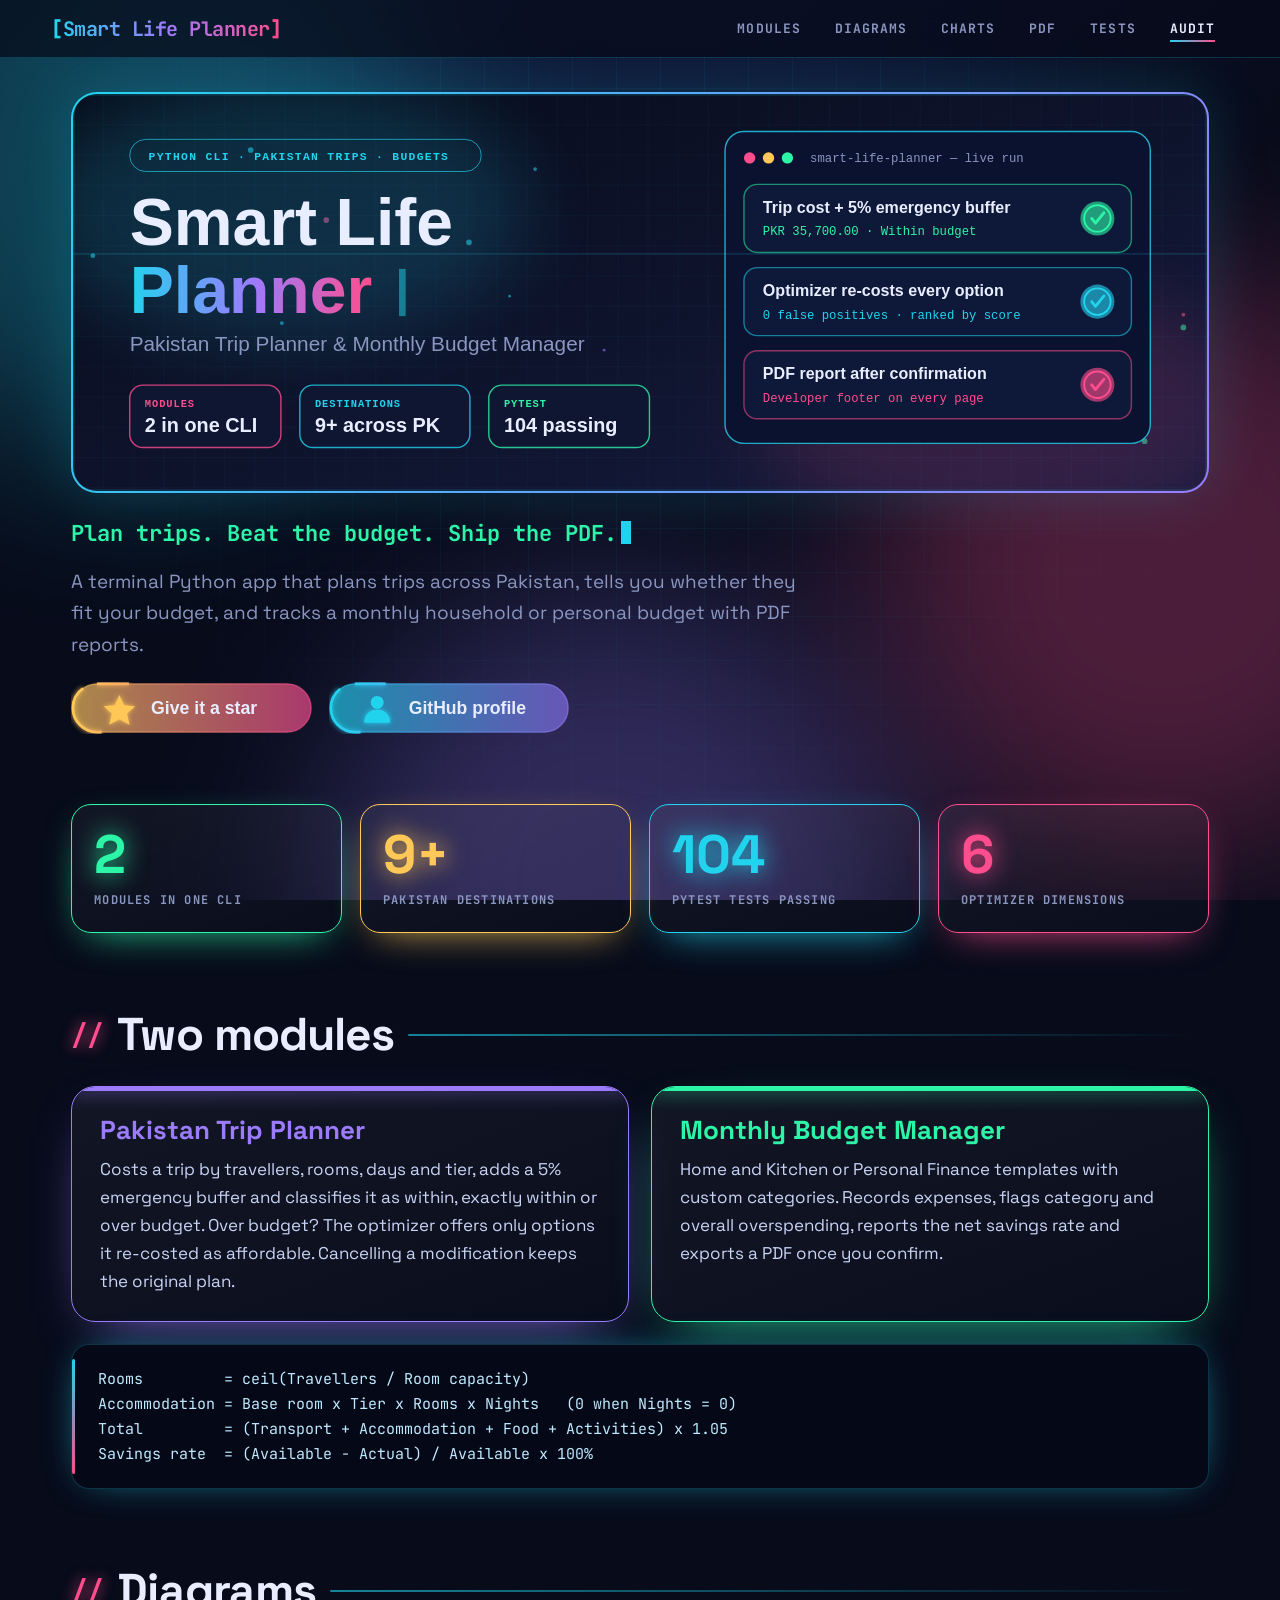
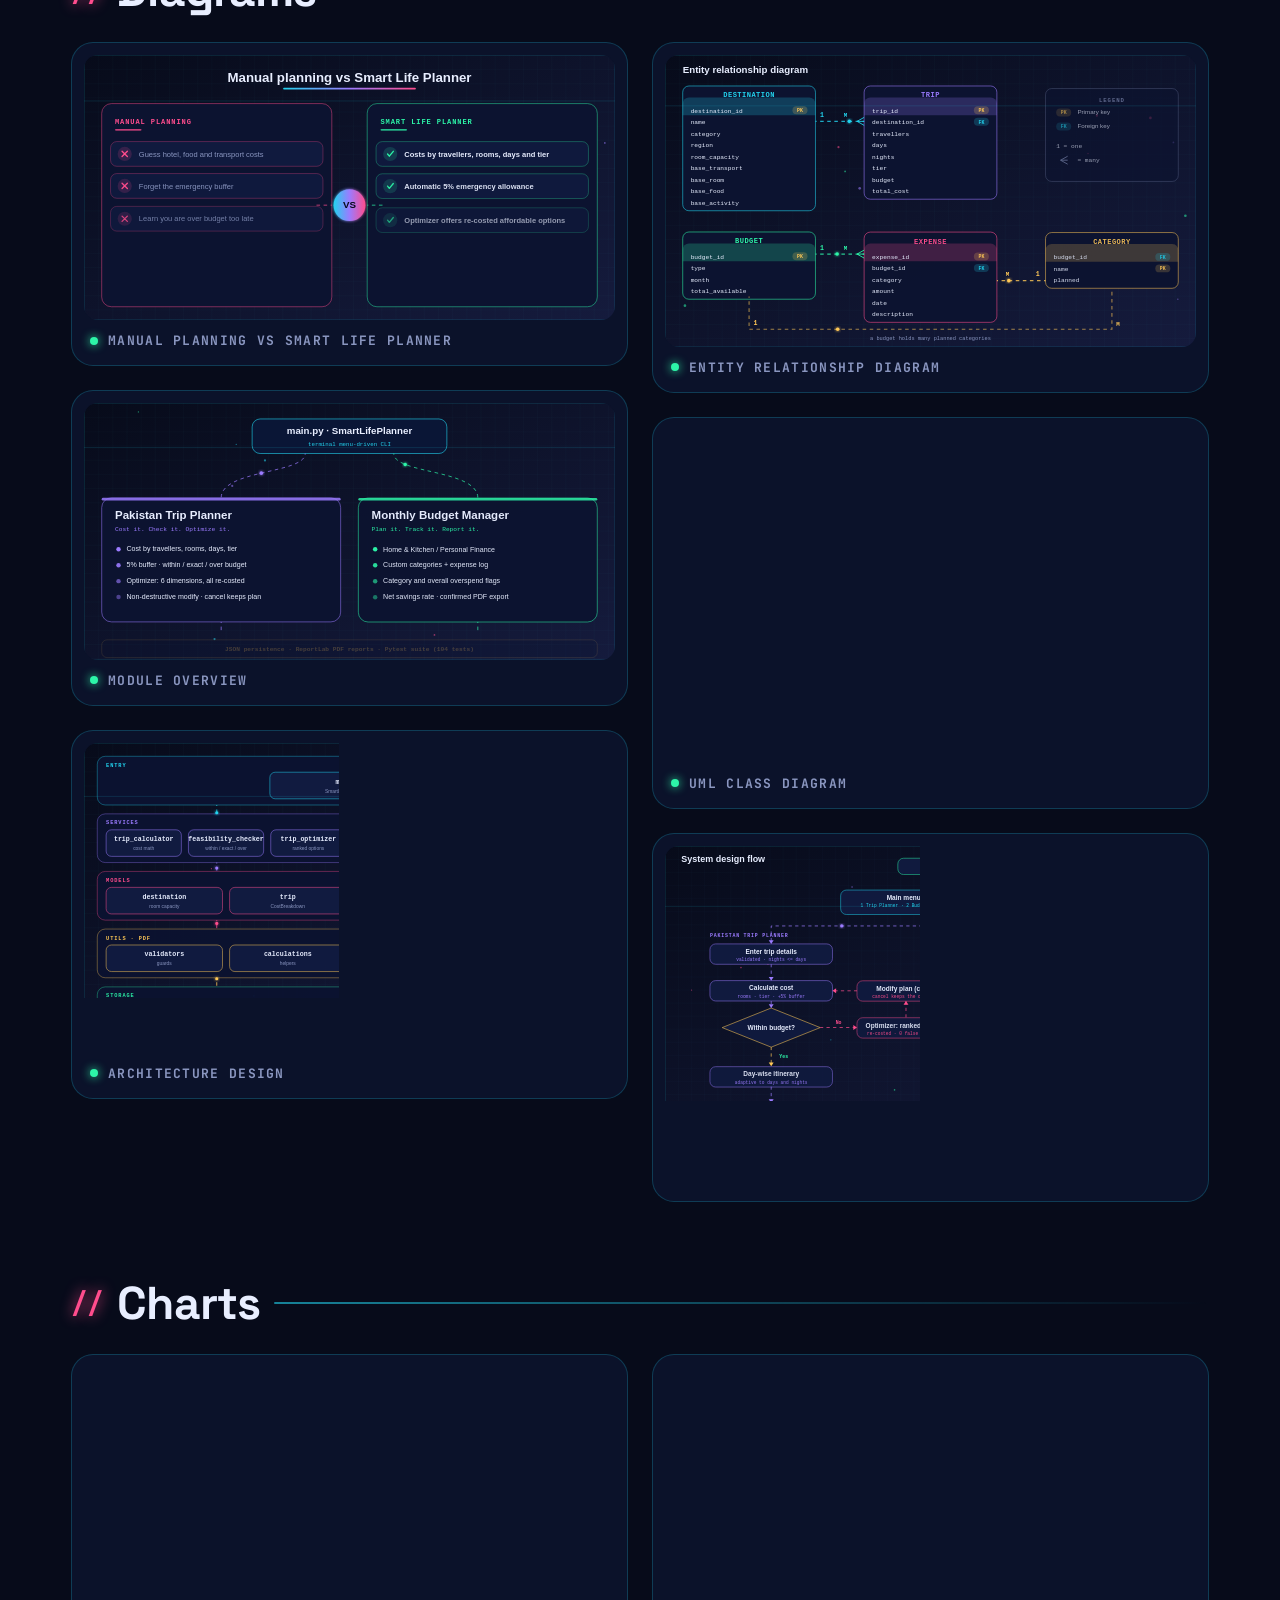
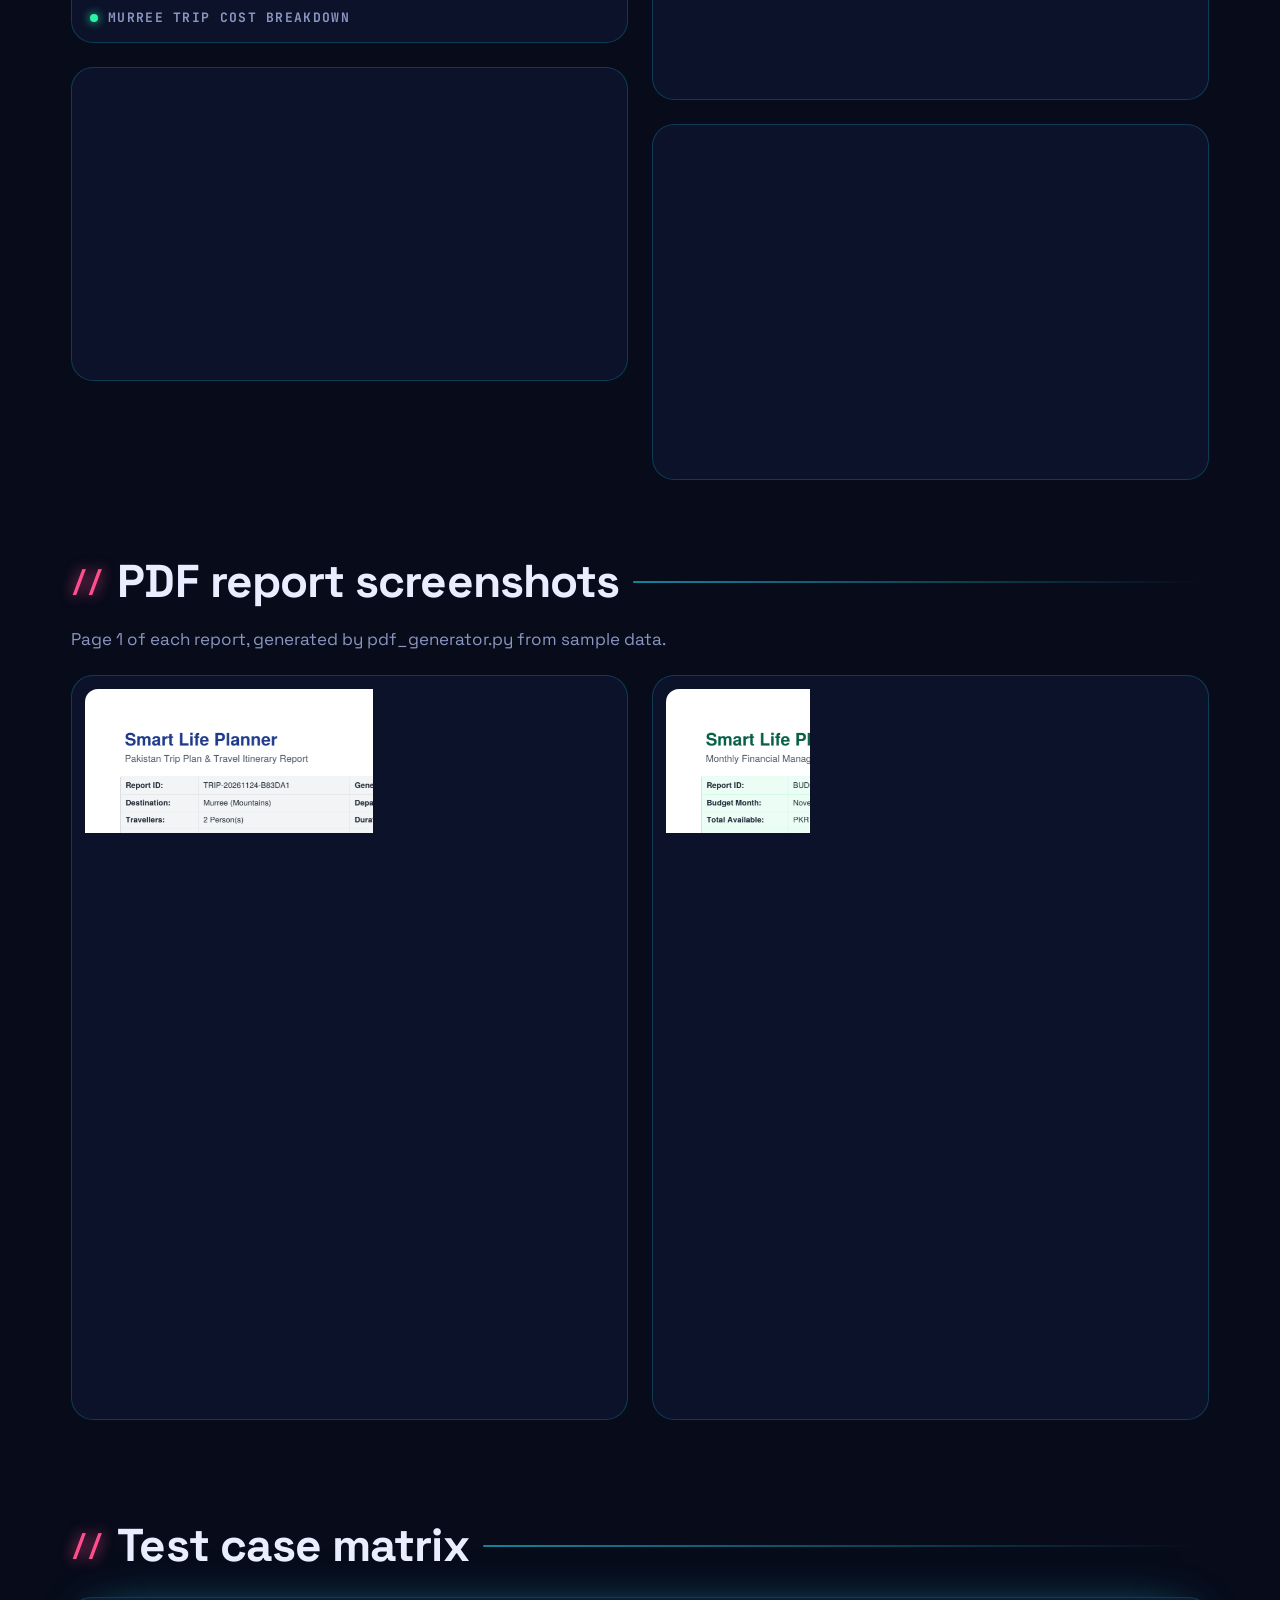
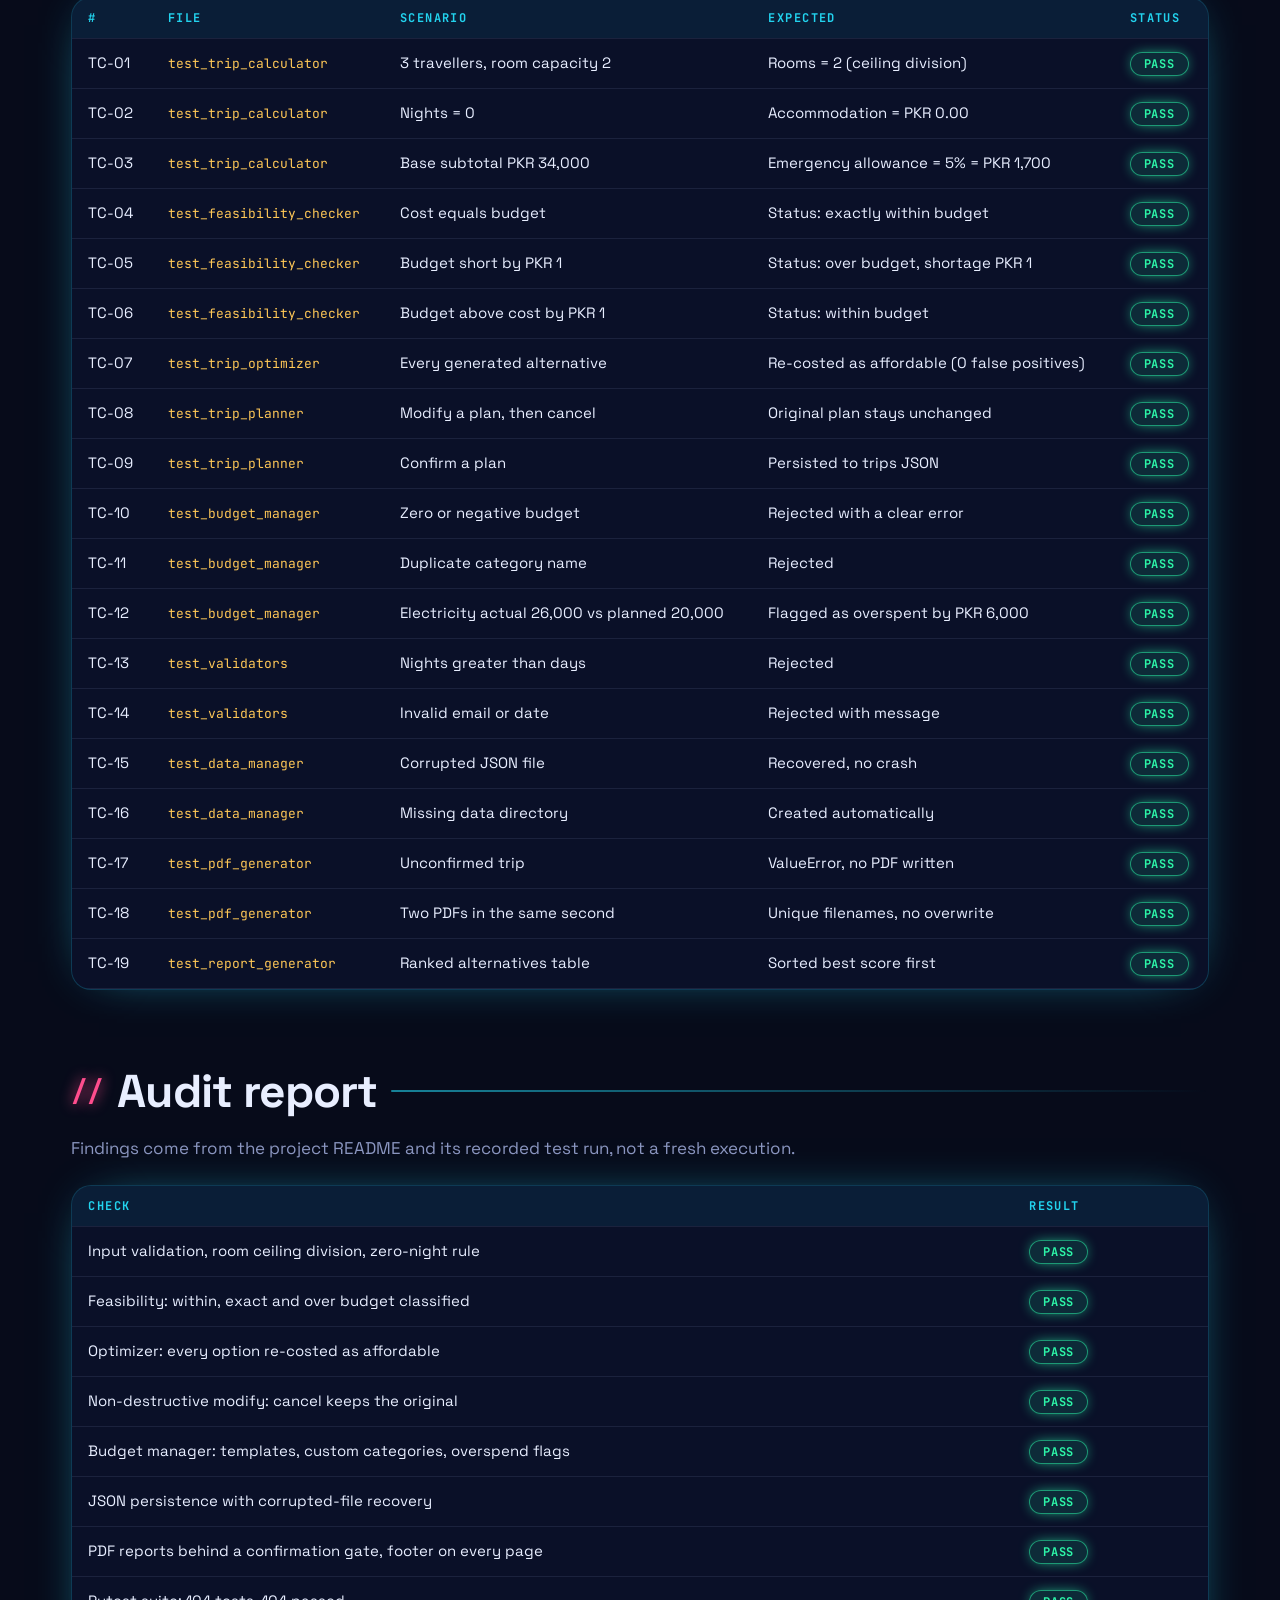
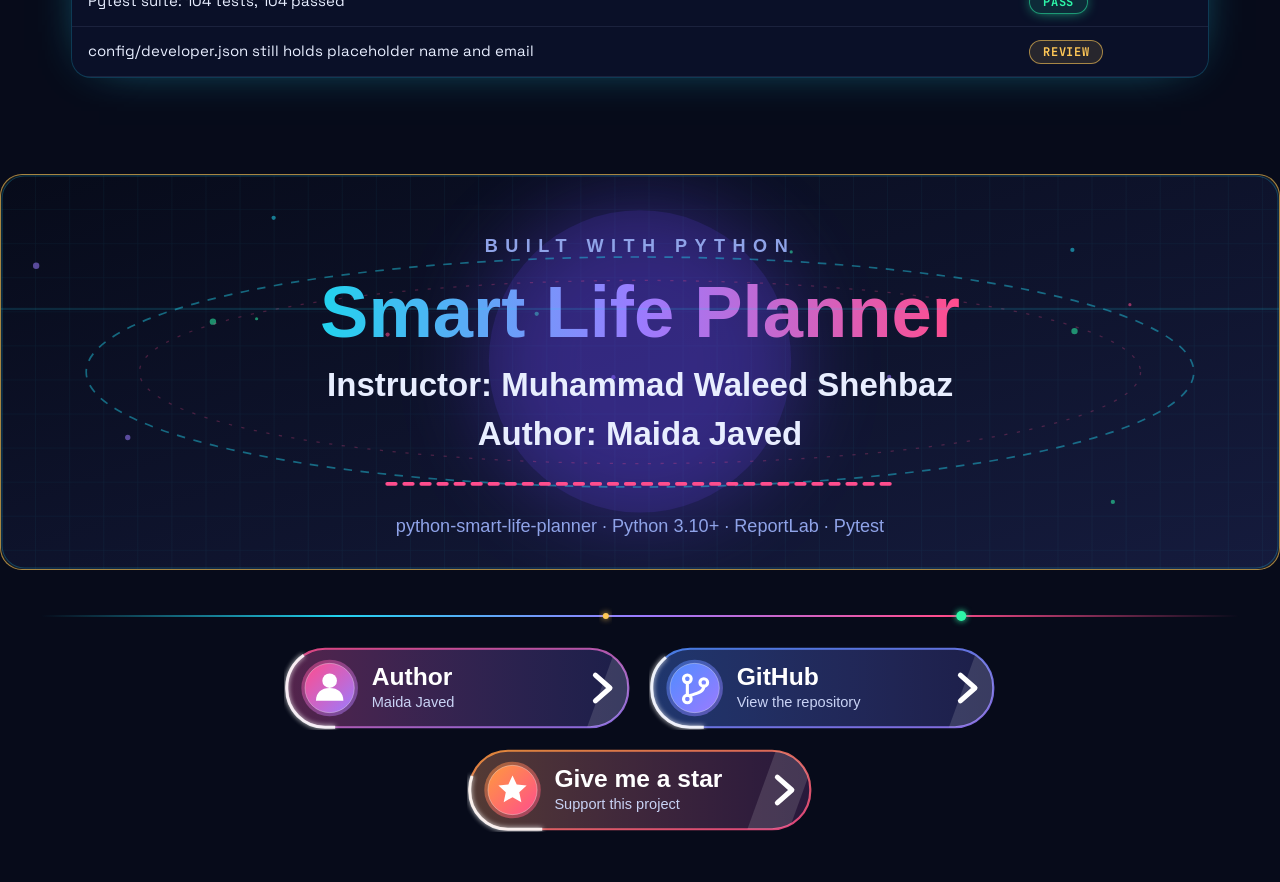
<file: preview.html>
<!DOCTYPE html><html lang="en"><head><meta charset="utf-8"><meta name="viewport" content="width=device-width,initial-scale=1"><title>Smart Life Planner | Pakistan Trip Planner and Monthly Budget Manager</title>
<link rel="preconnect" href="https://fonts.googleapis.com"><link rel="preconnect" href="https://fonts.gstatic.com" crossorigin>
<link href="https://fonts.googleapis.com/css2?family=JetBrains+Mono:wght@400;700&family=Space+Grotesk:wght@400;500;700&display=swap" rel="stylesheet">
<style>
:root{--bg:#070B1A;--bg2:#0C1330;--pn:#0E1632;--tx:#E8EEFF;--mu:#8A96C0;--cy:#22D3EE;--gr:#2DF5A8;--pk:#FF4D8D;--vi:#9B7BFF;--am:#FFC857;--ln:rgba(34,211,238,.22)}
*{box-sizing:border-box}html{scroll-behavior:smooth;scroll-padding-top:84px}
body{margin:0;background:var(--bg);color:var(--tx);font:17px/1.65 "Space Grotesk",Segoe UI,Arial,sans-serif;overflow-x:hidden}
code,pre,.mono{font-family:"JetBrains Mono",Consolas,monospace}
/* backdrop */
.aur{position:fixed;inset:0;z-index:-2;overflow:hidden;background:radial-gradient(1200px 700px at 50% -10%,#14204a 0,var(--bg) 60%)}
.aur i{position:absolute;width:46vmax;height:46vmax;border-radius:50%;filter:blur(90px);opacity:.28;animation:drift 22s ease-in-out infinite alternate}
.aur i:nth-child(1){background:var(--cy);left:-12vmax;top:-10vmax}
.aur i:nth-child(2){background:var(--pk);right:-14vmax;top:30vh;animation-duration:28s;animation-delay:-8s}
.aur i:nth-child(3){background:var(--vi);left:25vw;bottom:-22vmax;animation-duration:32s;animation-delay:-14s}
@keyframes drift{to{transform:translate(8vmax,6vmax) scale(1.15)}}
.grid{position:fixed;inset:0;z-index:-1;pointer-events:none;background-image:linear-gradient(rgba(34,211,238,.06) 1px,transparent 1px),linear-gradient(90deg,rgba(34,211,238,.06) 1px,transparent 1px);background-size:44px 44px;mask-image:radial-gradient(ellipse at 50% 30%,#000 20%,transparent 75%);-webkit-mask-image:radial-gradient(ellipse at 50% 30%,#000 20%,transparent 75%)}
.glow{position:fixed;z-index:-1;width:420px;height:420px;border-radius:50%;pointer-events:none;background:radial-gradient(circle,rgba(34,211,238,.16),transparent 65%);transform:translate(-50%,-50%);left:50%;top:30%;transition:left .25s ease-out,top .25s ease-out}
#bar{position:fixed;top:0;left:0;height:3px;width:0;z-index:20;background:linear-gradient(90deg,var(--cy),var(--vi),var(--pk));box-shadow:0 0 12px var(--cy)}
/* nav */
nav{position:sticky;top:0;z-index:10;display:flex;gap:6px;flex-wrap:wrap;align-items:center;padding:12px 4vw;background:rgba(7,11,26,.72);backdrop-filter:blur(14px);-webkit-backdrop-filter:blur(14px);border-bottom:1px solid var(--ln)}
nav b{font:700 20px "JetBrains Mono",monospace;margin-right:auto;letter-spacing:-.5px;background:linear-gradient(90deg,var(--cy),var(--vi),var(--pk));-webkit-background-clip:text;background-clip:text;color:transparent}
nav b::before{content:"[";color:var(--cy);-webkit-text-fill-color:var(--cy)}nav b::after{content:"]";color:var(--pk);-webkit-text-fill-color:var(--pk)}
nav a{position:relative;color:var(--mu);text-decoration:none;font:700 13px "JetBrains Mono",monospace;padding:8px 14px;border-radius:99px;text-transform:uppercase;letter-spacing:.08em;transition:.25s}
nav a::after{content:"";position:absolute;left:14px;right:14px;bottom:3px;height:2px;background:linear-gradient(90deg,var(--cy),var(--pk));transform:scaleX(0);transform-origin:left;transition:transform .3s}
nav a:hover,nav a.on{color:var(--tx)}nav a:hover::after,nav a.on::after{transform:scaleX(1)}
main{max-width:1240px;margin:auto;padding:0 4vw}
section{padding:70px 0 6px}
h2{font:700 clamp(30px,4.6vw,46px)/1.1 "Space Grotesk",sans-serif;margin:0 0 26px;letter-spacing:-.02em;display:flex;align-items:center;gap:14px}
h2::before{content:"//";font:700 .6em "JetBrains Mono",monospace;color:var(--pk);text-shadow:0 0 14px var(--pk)}
h2::after{content:"";flex:1;height:2px;border-radius:2px;background:linear-gradient(90deg,var(--cy),transparent);opacity:.6}
/* hero */
.hero{padding-top:34px}
.hero .shot{position:relative;border-radius:26px;padding:2px;background:linear-gradient(120deg,var(--cy),var(--vi),var(--pk),var(--cy));background-size:300% 300%;animation:flow 8s linear infinite;box-shadow:0 0 60px rgba(34,211,238,.18)}
@keyframes flow{to{background-position:300% 0}}
.hero .shot img{width:100%;display:block;border-radius:24px}
.tag{margin:26px 0 0;font:700 clamp(15px,2.2vw,22px) "JetBrains Mono",monospace;color:var(--gr);min-height:1.6em}
.tag::after{content:"";display:inline-block;width:10px;height:1.05em;margin-left:4px;vertical-align:-.15em;background:var(--cy);animation:blink 1s steps(2) infinite}
@keyframes blink{50%{opacity:0}}
.hero p.lead{max-width:62ch;color:var(--mu);font-size:19px;margin:12px 0 22px}
.btns{display:flex;gap:16px;flex-wrap:wrap}.btns img{height:52px;display:block;transition:transform .25s,filter .25s}.btns a:hover img{transform:translateY(-4px) scale(1.03);filter:drop-shadow(0 8px 18px rgba(34,211,238,.45))}
/* stats */
.stats{display:grid;grid-template-columns:repeat(auto-fit,minmax(210px,1fr));gap:18px}
.stats div{position:relative;overflow:hidden;background:linear-gradient(160deg,rgba(255,255,255,.05),rgba(255,255,255,.01));border:1px solid var(--c);border-radius:20px;padding:20px 22px;box-shadow:0 0 0 1px rgba(255,255,255,.02) inset,0 12px 40px -18px var(--c);transition:transform .3s,box-shadow .3s}
.stats div::before{content:"";position:absolute;inset:-1px;background:linear-gradient(120deg,transparent 35%,rgba(255,255,255,.14) 50%,transparent 65%);transform:translateX(-120%);animation:sheen 4.5s ease-in-out infinite}
.stats div:nth-child(2)::before{animation-delay:.6s}.stats div:nth-child(3)::before{animation-delay:1.2s}.stats div:nth-child(4)::before{animation-delay:1.8s}
@keyframes sheen{60%,100%{transform:translateX(120%)}}
.stats div:hover{transform:translateY(-6px);box-shadow:0 18px 50px -14px var(--c)}
.stats div:nth-child(1){--c:var(--gr)}.stats div:nth-child(2){--c:var(--am)}.stats div:nth-child(3){--c:var(--cy)}.stats div:nth-child(4){--c:var(--pk)}
.stats strong{display:block;font:700 54px/1.1 "Space Grotesk",sans-serif;color:var(--c);text-shadow:0 0 24px var(--c)}
.stats span{font:700 12px "JetBrains Mono",monospace;color:var(--mu);text-transform:uppercase;letter-spacing:.1em}
/* modules */
.two{display:grid;grid-template-columns:repeat(auto-fit,minmax(310px,1fr));gap:22px}
.box{position:relative;background:linear-gradient(160deg,rgba(255,255,255,.05),rgba(255,255,255,.01));border:1px solid var(--c);border-radius:24px;padding:26px 28px;overflow:hidden;box-shadow:0 20px 60px -30px var(--c)}
.box::before{content:"";position:absolute;left:0;top:0;right:0;height:4px;background:var(--c);box-shadow:0 0 18px var(--c)}
.box h3{margin:0 0 8px;font:700 26px "Space Grotesk",sans-serif;color:var(--c)}.box p{margin:0;color:#C9D3F5}
.box.v{--c:var(--vi)}.box.g{--c:var(--gr)}
pre{position:relative;margin:22px 0 0;background:#050816;border:1px solid var(--ln);border-radius:18px;padding:22px 22px 22px 26px;overflow-x:auto;font-size:15px;color:#BFE9FF;box-shadow:0 0 40px -18px var(--cy)}
pre::before{content:"";position:absolute;left:0;top:14px;bottom:14px;width:3px;border-radius:3px;background:linear-gradient(var(--cy),var(--pk));animation:pls 2.4s ease-in-out infinite}
@keyframes pls{50%{opacity:.35}}
/* cards */
.mas{column-width:520px;column-gap:24px}
.card{break-inside:avoid;margin:0 0 24px;background:rgba(14,22,50,.7);border:1px solid var(--ln);border-radius:22px;padding:12px;transition:border-color .3s,box-shadow .3s;transform-style:preserve-3d;will-change:transform;position:relative}
.card:hover{border-color:var(--cy);box-shadow:0 0 0 1px var(--cy),0 24px 60px -24px rgba(34,211,238,.55)}
.card img{width:100%;display:block;border-radius:14px;cursor:zoom-in}
.pdfs .card img{cursor:zoom-in;border:1px solid rgba(255,255,255,.1)}
figcaption{display:flex;align-items:center;gap:10px;font:700 13px "JetBrains Mono",monospace;text-transform:uppercase;letter-spacing:.1em;color:var(--mu);padding:12px 6px 4px}
figcaption::before{content:"";width:8px;height:8px;border-radius:50%;background:var(--gr);box-shadow:0 0 10px var(--gr);animation:pls 2s ease-in-out infinite}
.pdfs{display:grid;grid-template-columns:repeat(auto-fit,minmax(290px,1fr));gap:24px}
.note{color:var(--mu);margin:-8px 0 22px}
/* tables */
.tw{overflow-x:auto;border:1px solid var(--ln);border-radius:20px;background:rgba(12,19,48,.7);box-shadow:0 0 50px -28px var(--cy)}
table{width:100%;border-collapse:collapse}td,th{padding:12px 16px;text-align:left;border-bottom:1px solid rgba(138,150,192,.14);font-size:15px}
th{font:700 12px "JetBrains Mono",monospace;text-transform:uppercase;letter-spacing:.12em;color:var(--cy);background:rgba(34,211,238,.07);position:sticky;top:0}
tbody tr,.tw table tr{transition:background .25s}.tw tr:hover td{background:rgba(155,123,255,.09)}
td code{color:var(--am);font-size:13px}
.b{display:inline-block;padding:3px 13px;border-radius:99px;font:700 12px "JetBrains Mono",monospace;text-transform:uppercase;letter-spacing:.06em}
.ok{color:var(--gr);background:rgba(45,245,168,.12);border:1px solid rgba(45,245,168,.55);box-shadow:0 0 14px -4px var(--gr)}
.w{color:var(--am);background:rgba(255,200,87,.12);border:1px solid rgba(255,200,87,.6);animation:warn 1.8s ease-in-out infinite}
@keyframes warn{50%{box-shadow:0 0 16px 0 rgba(255,200,87,.55)}}
tr.rv{opacity:0;transform:translateX(-18px);transition:opacity .5s,transform .5s}tr.rv.in{opacity:1;transform:none}
/* footer */
footer{margin-top:90px;text-align:center;padding-bottom:50px}footer .fw{width:100%;display:block;border-radius:22px}
footer p{color:var(--mu)}footer a{color:var(--cy);font-weight:700;text-decoration:none;border-bottom:1px dashed var(--cy)}footer a:hover{color:var(--gr)}
.div{display:block;width:100%;height:24px;margin:34px 0 0}
.fb{display:flex;gap:18px;flex-wrap:wrap;justify-content:center;margin-top:18px}.fb a{border:0}.fb img{height:84px;display:block;transition:transform .25s,filter .25s}.fb a:hover img{transform:translateY(-4px) scale(1.03);filter:drop-shadow(0 10px 22px rgba(34,211,238,.45))}
/* reveal */
.rv2{opacity:0;transform:translateY(34px) scale(.98);transition:opacity .8s cubic-bezier(.2,.8,.2,1),transform .8s cubic-bezier(.2,.8,.2,1);transition-delay:var(--d,0s)}
.rv2.in{opacity:1;transform:none}
/* lightbox */
#lb{position:fixed;inset:0;z-index:50;display:none;align-items:center;justify-content:center;background:rgba(3,5,14,.88);backdrop-filter:blur(8px);padding:4vw;cursor:zoom-out;animation:fadeIn .25s}
#lb.on{display:flex}#lb img{max-width:100%;max-height:92vh;border-radius:16px;border:1px solid var(--cy);box-shadow:0 0 80px rgba(34,211,238,.35);animation:zoom .35s cubic-bezier(.2,.8,.2,1)}
@keyframes fadeIn{from{opacity:0}}@keyframes zoom{from{transform:scale(.9);opacity:0}}
:focus-visible{outline:3px solid var(--pk);outline-offset:3px}
@media(max-width:700px){nav a{padding:6px 9px;font-size:11px}.stats strong{font-size:44px}}
@media(prefers-reduced-motion:reduce){*,*::before,*::after{animation:none!important;transition:none!important}.rv2,tr.rv{opacity:1;transform:none}}
</style></head><body>
<div class="aur"><i></i><i></i><i></i></div><div class="grid"></div><div class="glow" id="glow"></div><div id="bar"></div>
<nav><b>Smart Life Planner</b><a href="#modules">Modules</a><a href="#visuals">Diagrams</a><a href="#charts">Charts</a><a href="#pdf">PDF</a><a href="#tests">Tests</a><a href="#audit">Audit</a></nav>
<main><header class="hero"><div class="shot"><img src="assets/banner.svg" alt="Smart Life Planner banner"></div><div class="tag" id="tag" aria-hidden="true"></div><p class="lead">A terminal Python app that plans trips across Pakistan, tells you whether they fit your budget, and tracks a monthly household or personal budget with PDF reports.</p><div class="btns"><a href="https://github.com/MaidaJaved23/python-smart-life-planner"><img src="assets/star-button.svg" alt="Give it a star"></a><a href="https://github.com/MaidaJaved23"><img src="assets/profile-button.svg" alt="GitHub profile"></a></div></header>
<section><div class="stats"><div class="rv2"><strong data-n="2">2</strong><span>modules in one CLI</span></div><div class="rv2" style="--d:.1s"><strong data-n="9" data-s="+">9+</strong><span>Pakistan destinations</span></div><div class="rv2" style="--d:.2s"><strong data-n="104">104</strong><span>Pytest tests passing</span></div><div class="rv2" style="--d:.3s"><strong data-n="6">6</strong><span>optimizer dimensions</span></div></div></section>
<section id="modules"><h2 class="rv2">Two modules</h2><div class="two"><div class="box v rv2"><h3>Pakistan Trip Planner</h3><p>Costs a trip by travellers, rooms, days and tier, adds a 5% emergency buffer and classifies it as within, exactly within or over budget. Over budget? The optimizer offers only options it re-costed as affordable. Cancelling a modification keeps the original plan.</p></div><div class="box g rv2" style="--d:.15s"><h3>Monthly Budget Manager</h3><p>Home and Kitchen or Personal Finance templates with custom categories. Records expenses, flags category and overall overspending, reports the net savings rate and exports a PDF once you confirm.</p></div></div><pre class="rv2">Rooms         = ceil(Travellers / Room capacity)
Accommodation = Base room x Tier x Rooms x Nights   (0 when Nights = 0)
Total         = (Transport + Accommodation + Food + Activities) x 1.05
Savings rate  = (Available - Actual) / Available x 100%</pre></section>
<section id="visuals"><h2 class="rv2">Diagrams</h2><div class="mas"><figure class="card rv2"><img src="assets/compare.svg" alt="Manual planning vs Smart Life Planner" loading="lazy"><figcaption>Manual planning vs Smart Life Planner</figcaption></figure><figure class="card rv2"><img src="assets/modules.svg" alt="Module overview" loading="lazy"><figcaption>Module overview</figcaption></figure><figure class="card rv2"><img src="assets/architecture.svg" alt="Architecture design" loading="lazy"><figcaption>Architecture design</figcaption></figure><figure class="card rv2"><img src="assets/erd.svg" alt="Entity relationship diagram" loading="lazy"><figcaption>Entity relationship diagram</figcaption></figure><figure class="card rv2"><img src="assets/uml-class.svg" alt="UML class diagram" loading="lazy"><figcaption>UML class diagram</figcaption></figure><figure class="card rv2"><img src="assets/system-flow.svg" alt="System design flow" loading="lazy"><figcaption>System design flow</figcaption></figure></div></section>
<section id="charts"><h2 class="rv2">Charts</h2><div class="mas"><figure class="card rv2"><img src="assets/cost-chart.svg" alt="Murree trip cost breakdown" loading="lazy"><figcaption>Murree trip cost breakdown</figcaption></figure><figure class="card rv2"><img src="assets/cost-donut.svg" alt="Cost share" loading="lazy"><figcaption>Cost share</figcaption></figure><figure class="card rv2"><img src="assets/budget-chart.svg" alt="Planned vs actual budget" loading="lazy"><figcaption>Planned vs actual budget</figcaption></figure><figure class="card rv2"><img src="assets/tests-chart.svg" alt="Tests per file" loading="lazy"><figcaption>Tests per file</figcaption></figure></div></section>
<section id="pdf"><h2 class="rv2">PDF report screenshots</h2><p class="note">Page 1 of each report, generated by pdf_generator.py from sample data.</p><div class="pdfs"><figure class="card rv2"><img src="assets/pdf-trip.png" alt="Trip plan PDF" loading="lazy"><figcaption>Trip plan report</figcaption></figure><figure class="card rv2" style="--d:.15s"><img src="assets/pdf-budget.png" alt="Budget PDF" loading="lazy"><figcaption>Monthly budget report</figcaption></figure></div></section>
<section id="tests"><h2 class="rv2">Test case matrix</h2><div class="tw rv2"><table><tr><th>#</th><th>File</th><th>Scenario</th><th>Expected</th><th>Status</th></tr><tr><td>TC-01</td><td><code>test_trip_calculator</code></td><td>3 travellers, room capacity 2</td><td>Rooms = 2 (ceiling division)</td><td><span class="b ok">Pass</span></td></tr><tr><td>TC-02</td><td><code>test_trip_calculator</code></td><td>Nights = 0</td><td>Accommodation = PKR 0.00</td><td><span class="b ok">Pass</span></td></tr><tr><td>TC-03</td><td><code>test_trip_calculator</code></td><td>Base subtotal PKR 34,000</td><td>Emergency allowance = 5% = PKR 1,700</td><td><span class="b ok">Pass</span></td></tr><tr><td>TC-04</td><td><code>test_feasibility_checker</code></td><td>Cost equals budget</td><td>Status: exactly within budget</td><td><span class="b ok">Pass</span></td></tr><tr><td>TC-05</td><td><code>test_feasibility_checker</code></td><td>Budget short by PKR 1</td><td>Status: over budget, shortage PKR 1</td><td><span class="b ok">Pass</span></td></tr><tr><td>TC-06</td><td><code>test_feasibility_checker</code></td><td>Budget above cost by PKR 1</td><td>Status: within budget</td><td><span class="b ok">Pass</span></td></tr><tr><td>TC-07</td><td><code>test_trip_optimizer</code></td><td>Every generated alternative</td><td>Re-costed as affordable (0 false positives)</td><td><span class="b ok">Pass</span></td></tr><tr><td>TC-08</td><td><code>test_trip_planner</code></td><td>Modify a plan, then cancel</td><td>Original plan stays unchanged</td><td><span class="b ok">Pass</span></td></tr><tr><td>TC-09</td><td><code>test_trip_planner</code></td><td>Confirm a plan</td><td>Persisted to trips JSON</td><td><span class="b ok">Pass</span></td></tr><tr><td>TC-10</td><td><code>test_budget_manager</code></td><td>Zero or negative budget</td><td>Rejected with a clear error</td><td><span class="b ok">Pass</span></td></tr><tr><td>TC-11</td><td><code>test_budget_manager</code></td><td>Duplicate category name</td><td>Rejected</td><td><span class="b ok">Pass</span></td></tr><tr><td>TC-12</td><td><code>test_budget_manager</code></td><td>Electricity actual 26,000 vs planned 20,000</td><td>Flagged as overspent by PKR 6,000</td><td><span class="b ok">Pass</span></td></tr><tr><td>TC-13</td><td><code>test_validators</code></td><td>Nights greater than days</td><td>Rejected</td><td><span class="b ok">Pass</span></td></tr><tr><td>TC-14</td><td><code>test_validators</code></td><td>Invalid email or date</td><td>Rejected with message</td><td><span class="b ok">Pass</span></td></tr><tr><td>TC-15</td><td><code>test_data_manager</code></td><td>Corrupted JSON file</td><td>Recovered, no crash</td><td><span class="b ok">Pass</span></td></tr><tr><td>TC-16</td><td><code>test_data_manager</code></td><td>Missing data directory</td><td>Created automatically</td><td><span class="b ok">Pass</span></td></tr><tr><td>TC-17</td><td><code>test_pdf_generator</code></td><td>Unconfirmed trip</td><td>ValueError, no PDF written</td><td><span class="b ok">Pass</span></td></tr><tr><td>TC-18</td><td><code>test_pdf_generator</code></td><td>Two PDFs in the same second</td><td>Unique filenames, no overwrite</td><td><span class="b ok">Pass</span></td></tr><tr><td>TC-19</td><td><code>test_report_generator</code></td><td>Ranked alternatives table</td><td>Sorted best score first</td><td><span class="b ok">Pass</span></td></tr></table></div></section>
<section id="audit"><h2 class="rv2">Audit report</h2><p class="note">Findings come from the project README and its recorded test run, not a fresh execution.</p><div class="tw rv2"><table><tr><th>Check</th><th>Result</th></tr><tr><td>Input validation, room ceiling division, zero-night rule</td><td><span class="b ok">Pass</span></td></tr><tr><td>Feasibility: within, exact and over budget classified</td><td><span class="b ok">Pass</span></td></tr><tr><td>Optimizer: every option re-costed as affordable</td><td><span class="b ok">Pass</span></td></tr><tr><td>Non-destructive modify: cancel keeps the original</td><td><span class="b ok">Pass</span></td></tr><tr><td>Budget manager: templates, custom categories, overspend flags</td><td><span class="b ok">Pass</span></td></tr><tr><td>JSON persistence with corrupted-file recovery</td><td><span class="b ok">Pass</span></td></tr><tr><td>PDF reports behind a confirmation gate, footer on every page</td><td><span class="b ok">Pass</span></td></tr><tr><td>Pytest suite: 104 tests, 104 passed</td><td><span class="b ok">Pass</span></td></tr><tr><td>config/developer.json still holds placeholder name and email</td><td><span class="b w">Review</span></td></tr></table></div></section></main>
<footer><img class="w fw" src="assets/footer.svg" alt="Smart Life Planner. Instructor: Muhammad Waleed Shehbaz. Author: Maida Javed"><img class="div" src="assets/divider.svg" alt=""><div class="fb"><a href="https://github.com/MaidaJaved23"><img src="assets/btn-author.svg" alt="Author: Maida Javed"></a><a href="https://github.com/MaidaJaved23/python-smart-life-planner"><img src="assets/btn-github.svg" alt="GitHub: View the repository"></a></div><div class="fb"><a href="https://github.com/MaidaJaved23/python-smart-life-planner"><img src="assets/btn-star.svg" alt="Give me a star: Support this project"></a></div></footer>
<div id="lb" role="dialog" aria-label="Image preview"><img alt=""></div>
<script>
(function(){
var rm=window.matchMedia('(prefers-reduced-motion:reduce)').matches;
/* scroll progress */
var bar=document.getElementById('bar');
function prog(){var h=document.documentElement;var m=h.scrollHeight-h.clientHeight;bar.style.width=(m>0?h.scrollTop/m*100:0)+'%'}
addEventListener('scroll',prog,{passive:true});prog();
/* cursor glow */
var gl=document.getElementById('glow');
addEventListener('pointermove',function(e){gl.style.left=e.clientX+'px';gl.style.top=e.clientY+'px'},{passive:true});
/* typewriter */
var tag=document.getElementById('tag'),txt='Plan trips. Beat the budget. Ship the PDF.',i=0;
function type(){if(rm){tag.textContent=txt;return}tag.textContent=txt.slice(0,i++);if(i<=txt.length)setTimeout(type,55);else setTimeout(function(){i=0;type()},4200)}
type();
/* table rows */
document.querySelectorAll('.tw tr').forEach(function(r,k){if(r.querySelector('td')){r.classList.add('rv');r.style.transitionDelay=(k%10)*40+'ms'}});
/* reveal + counters */
function count(el){var n=+el.dataset.n,s=el.dataset.s||'';if(rm){el.textContent=n+s;return}var t0=null;function f(t){if(!t0)t0=t;var p=Math.min((t-t0)/1400,1);el.textContent=Math.round(n*(1-Math.pow(1-p,3)))+s;if(p<1)requestAnimationFrame(f)}requestAnimationFrame(f)}
var io=new IntersectionObserver(function(es){es.forEach(function(e){if(!e.isIntersecting)return;e.target.classList.add('in');var c=e.target.querySelector&&e.target.querySelector('[data-n]');if(c)count(c);io.unobserve(e.target)})},{threshold:.12});
document.querySelectorAll('.rv2,tr.rv').forEach(function(el){io.observe(el)});
/* nav highlight */
var links=[].slice.call(document.querySelectorAll('nav a'));
var so=new IntersectionObserver(function(es){es.forEach(function(e){if(e.isIntersecting){links.forEach(function(a){a.classList.toggle('on',a.getAttribute('href')==='#'+e.target.id)})}})},{rootMargin:'-45% 0px -50% 0px'});
document.querySelectorAll('section[id]').forEach(function(s){so.observe(s)});
/* 3D tilt */
if(!rm&&matchMedia('(hover:hover)').matches){document.querySelectorAll('.card').forEach(function(c){
c.addEventListener('pointermove',function(e){var r=c.getBoundingClientRect(),x=(e.clientX-r.left)/r.width-.5,y=(e.clientY-r.top)/r.height-.5;c.style.transition='border-color .3s,box-shadow .3s';c.style.transform='perspective(1000px) rotateY('+x*6+'deg) rotateX('+-y*6+'deg) translateY(-4px)'});
c.addEventListener('pointerleave',function(){c.style.transition='transform .5s,border-color .3s,box-shadow .3s';c.style.transform=''})})}
/* lightbox */
var lb=document.getElementById('lb'),li=lb.querySelector('img');
document.querySelectorAll('.card img').forEach(function(im){im.addEventListener('click',function(){li.src=im.src;li.alt=im.alt;lb.classList.add('on')})});
lb.addEventListener('click',function(){lb.classList.remove('on')});
addEventListener('keydown',function(e){if(e.key==='Escape')lb.classList.remove('on')});
})();
</script></body></html>
</file>
